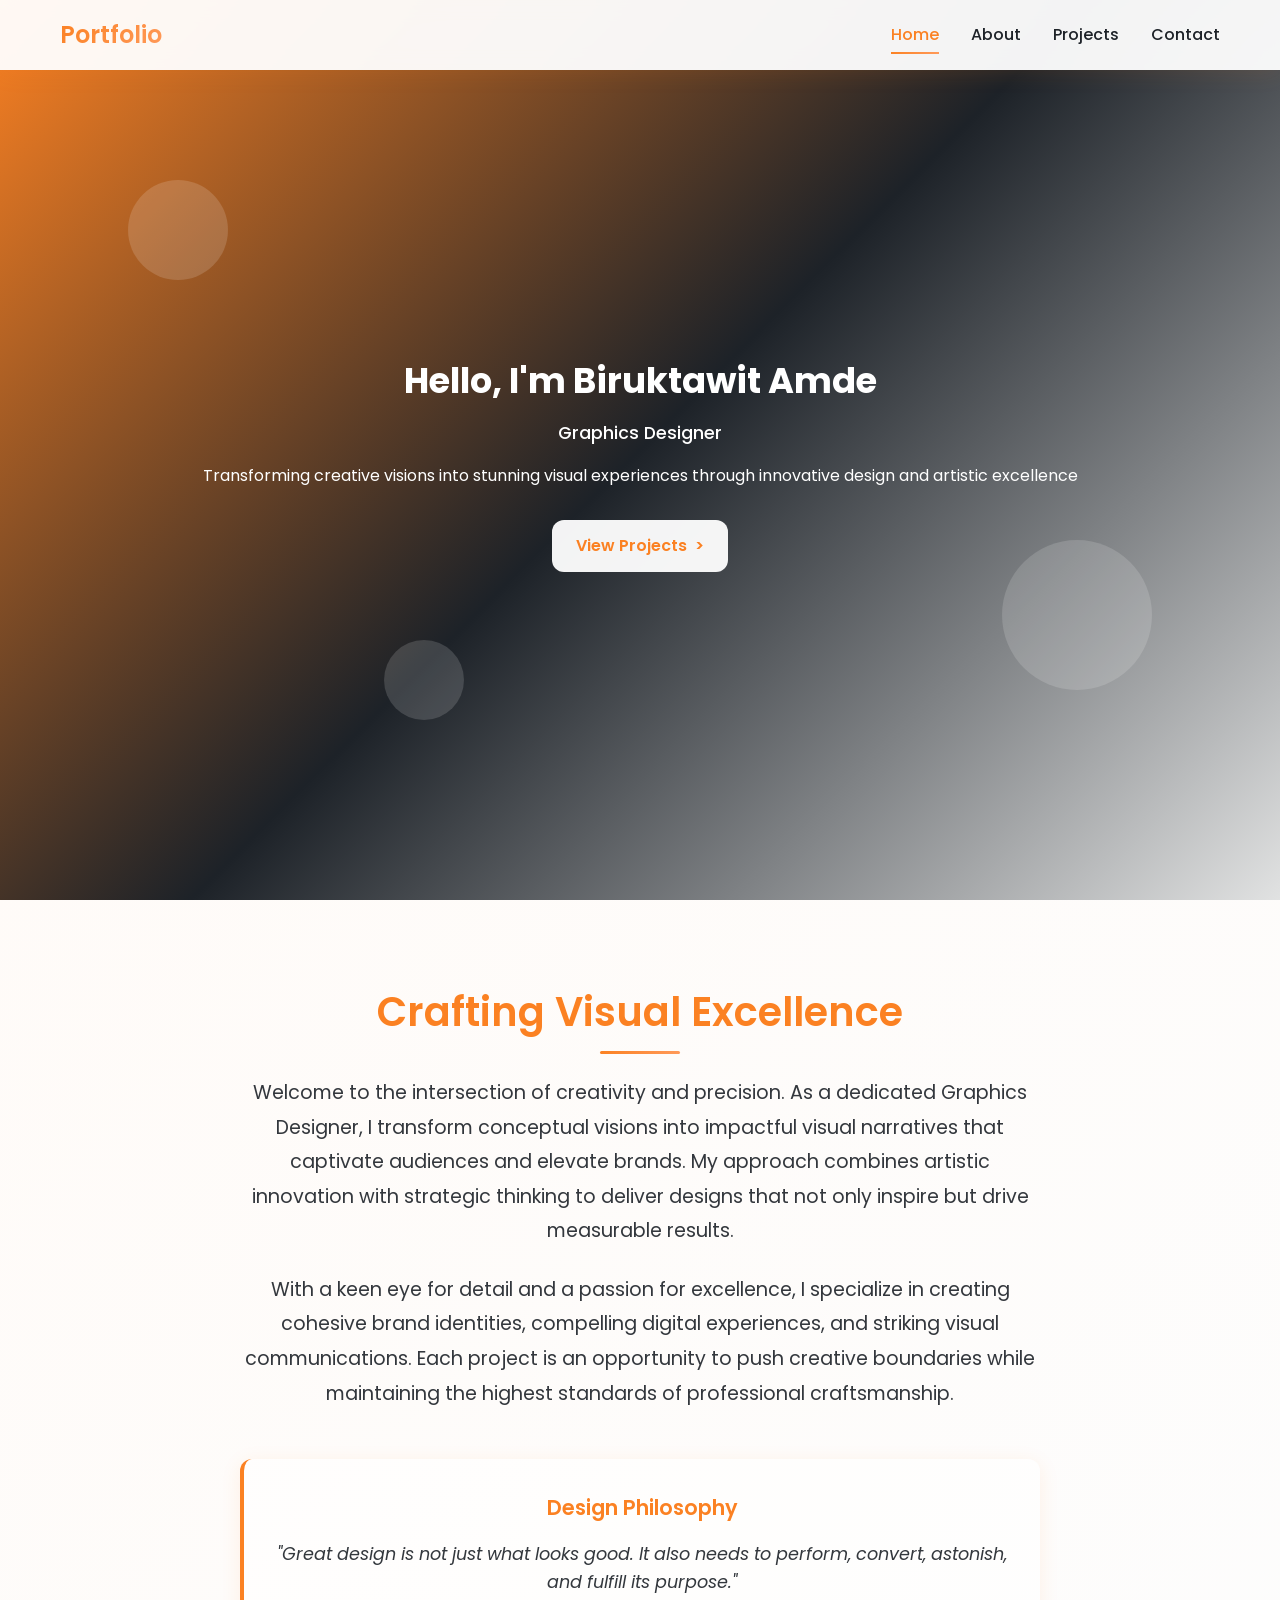
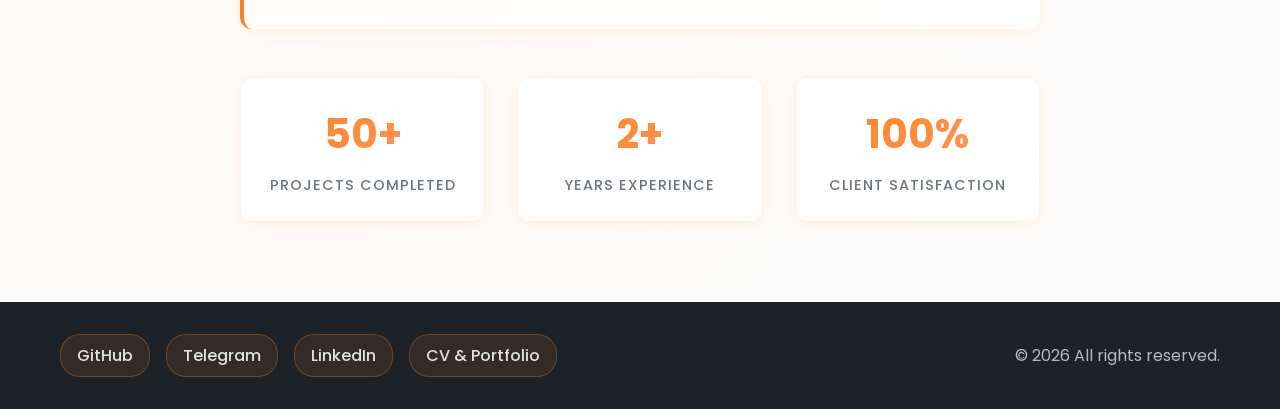
<file: index.html>
<!DOCTYPE html>
<html lang="en">
<head>
    <meta charset="UTF-8">
    <meta name="viewport" content="width=device-width, initial-scale=1.0">
    <title>Portfolio - Home</title>
    <link rel="preconnect" href="https://fonts.googleapis.com">
    <link rel="preconnect" href="https://fonts.gstatic.com" crossorigin>
    <link href="https://fonts.googleapis.com/css2?family=Poppins:wght@300;400;500;600;700&display=swap" rel="stylesheet">
    <link rel="stylesheet" href="style.css">
</head>
<body>
    <!-- Loading Animation -->
    <div class="loading-screen" id="loadingScreen">
        <div class="loading-content">
            <div class="loading-logo-container">
                <div class="loading-logo">
                    <span class="loading-text">BA</span>
                </div>
                <div class="loading-ring"></div>
            </div>
            <div class="loading-title">Biruktawit Amde</div>
            <div class="loading-subtitle">Graphics Designer</div>
            <div class="loading-description">Crafting Visual Excellence</div>
            <div class="loading-progress">
                <div class="progress-bar"></div>
                <div class="progress-percentage">0%</div>
            </div>
            <div class="loading-status">Initializing Portfolio...</div>
        </div>
    </div>

    <!-- Navigation -->
    <nav class="navbar" id="navbar">
        <div class="nav-container">
            <div class="nav-logo">
                <span class="logo-text">Portfolio</span>
            </div>
            <ul class="nav-menu">
                <li class="nav-item">
                    <a href="index.html" class="nav-link active">Home</a>
                </li>
                <li class="nav-item">
                    <a href="about.html" class="nav-link">About</a>
                </li>
                <li class="nav-item">
                    <a href="projects.html" class="nav-link">Projects</a>
                </li>
                <li class="nav-item">
                    <a href="contact.html" class="nav-link">Contact</a>
                </li>
            </ul>
            <div class="hamburger" id="hamburger">
                <span class="bar"></span>
                <span class="bar"></span>
                <span class="bar"></span>
            </div>
        </div>
    </nav>

    <!-- Hero Section -->
    <section class="hero" id="hero">
        <div class="hero-background">
            <div class="floating-shapes">
                <div class="shape shape-1"></div>
                <div class="shape shape-2"></div>
                <div class="shape shape-3"></div>
            </div>
        </div>
        <div class="hero-content">
            <h1 class="hero-title animate-fade-in">
                <span class="greeting">Hello, I'm</span>
                <span class="name">Biruktawit Amde</span>
            </h1>
            <p class="hero-subtitle animate-slide-up">
                Graphics Designer
            </p>
            <p class="hero-description animate-slide-up-delay">
                Transforming creative visions into stunning visual experiences through innovative design and artistic excellence
            </p>
            <a href="projects.html" class="cta-button animate-fade-in-delay">
                View Projects
                <span class="button-arrow">></span>
            </a>
        </div>
    </section>

    <!-- Introduction Section -->
    <section class="intro-section">
        <div class="container">
            <div class="intro-content reveal">
                <h2 class="intro-title">Crafting Visual Excellence</h2>
                <p class="intro-text">
                    Welcome to the intersection of creativity and precision. As a dedicated Graphics Designer, I transform 
                    conceptual visions into impactful visual narratives that captivate audiences and elevate brands. My approach 
                    combines artistic innovation with strategic thinking to deliver designs that not only inspire but drive 
                    measurable results.
                </p>
                <p class="intro-text">
                    With a keen eye for detail and a passion for excellence, I specialize in creating cohesive brand identities, 
                    compelling digital experiences, and striking visual communications. Each project is an opportunity to 
                    push creative boundaries while maintaining the highest standards of professional craftsmanship.
                </p>
                <div class="intro-philosophy">
                    <h3 class="philosophy-title">Design Philosophy</h3>
                    <p class="philosophy-text">
                        "Great design is not just what looks good. It also needs to perform, convert, astonish, and fulfill its purpose."
                    </p>
                </div>
                <div class="intro-stats">
                    <div class="stat-item">
                        <div class="stat-number">50+</div>
                        <div class="stat-label">Projects Completed</div>
                    </div>
                    <div class="stat-item">
                        <div class="stat-number">2+</div>
                        <div class="stat-label">Years Experience</div>
                    </div>
                    <div class="stat-item">
                        <div class="stat-number">100%</div>
                        <div class="stat-label">Client Satisfaction</div>
                    </div>
                </div>
            </div>
        </div>
    </section>

    <!-- Footer -->
    <footer class="footer">
        <div class="footer-content">
            <div class="footer-social">
                <a href="https://github.com/B4769" class="social-link" target="_blank" rel="noopener noreferrer">
                    <span class="social-icon">GitHub</span>
                </a>
                <a href="https://t.me/etalemamde93" class="social-link" target="_blank" rel="noopener noreferrer">
                    <span class="social-icon">Telegram</span>
                </a>
                <a href="https://www.linkedin.com/in/biruktawit-amde-609718263/" class="social-link" target="_blank" rel="noopener noreferrer">
                    <span class="social-icon">LinkedIn</span>
                </a>
                <a href="https://1drv.ms/f/c/c56b41723e55a1d4/IgCBOnls9CLoQrMkMipN0I6gAUFOVHucDeXpOT_6jrMx8HM?e=dYD5eu" class="social-link" target="_blank" rel="noopener noreferrer">
                    <span class="social-icon">CV & Portfolio</span>
                </a>
            </div>
            <div class="footer-text">
                <p>&copy; 2024 All rights reserved.</p>
            </div>
        </div>
    </footer>

    <script src="script.js"></script>
</body>
</html>
</file>
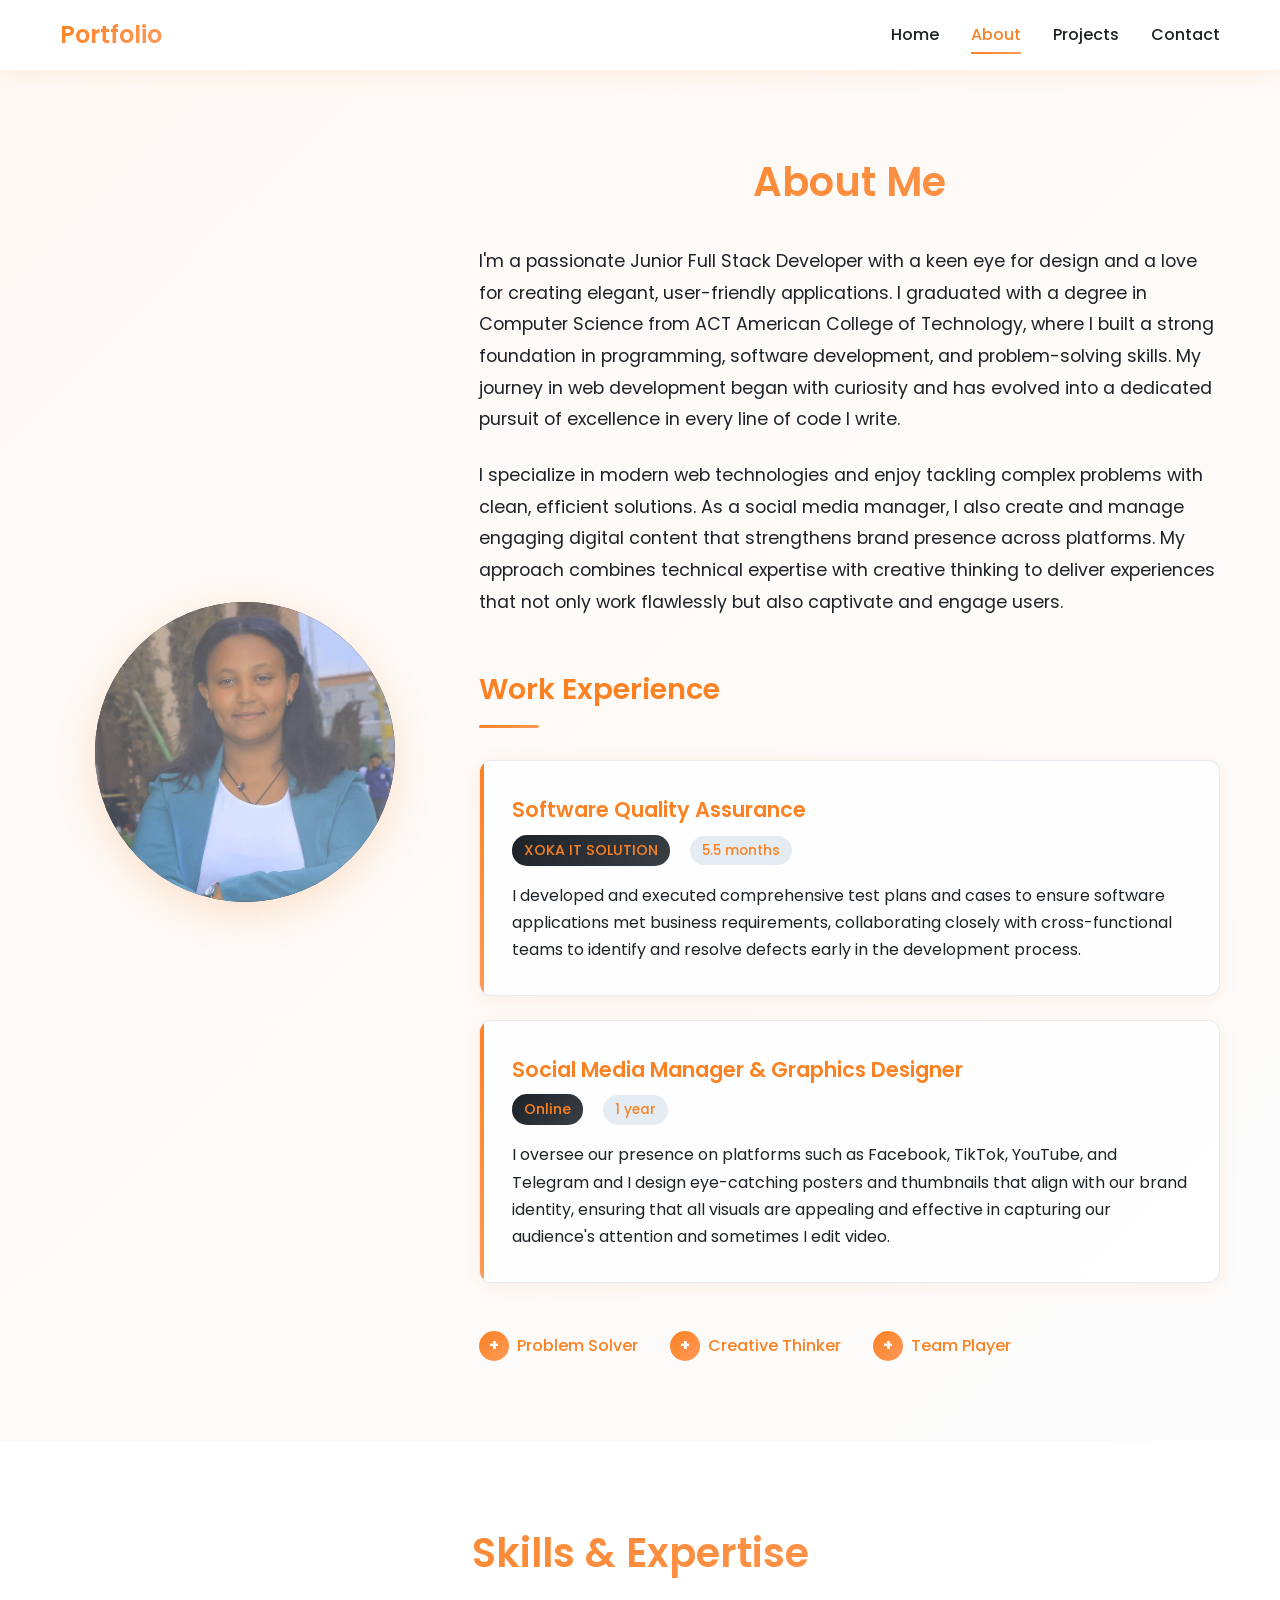
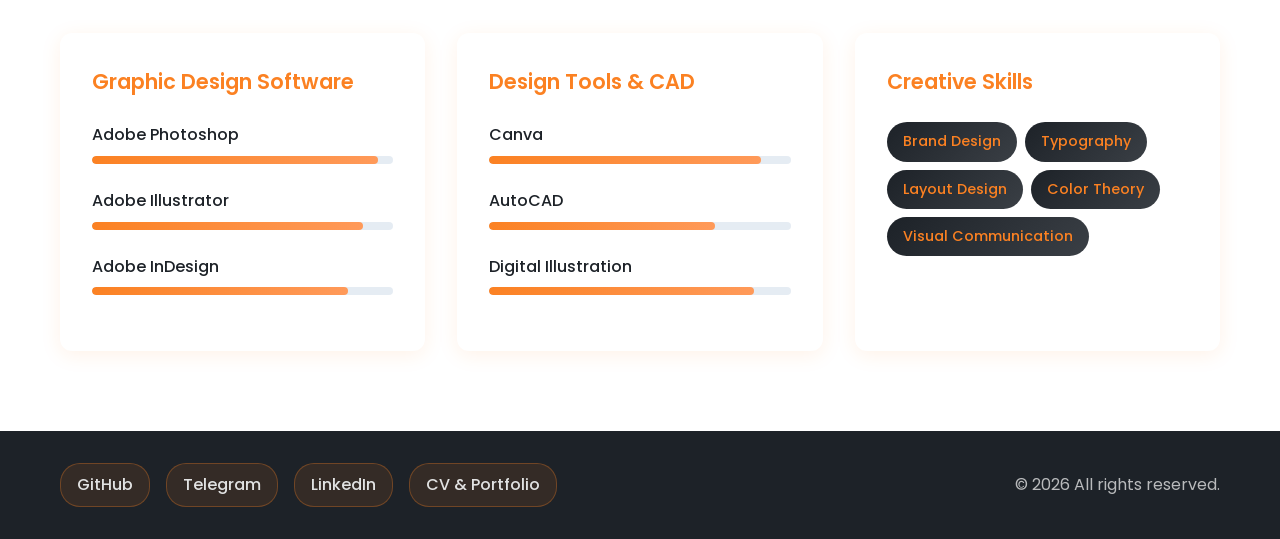
<file: about.html>
<!DOCTYPE html>
<html lang="en">
<head>
    <meta charset="UTF-8">
    <meta name="viewport" content="width=device-width, initial-scale=1.0">
    <title>About Me - Portfolio</title>
    <link href="https://fonts.googleapis.com/css2?family=Poppins:wght@300;400;500;600;700&display=swap" rel="stylesheet">
    <link rel="preload" href="birukti p.jpg" as="image">
    <link rel="stylesheet" href="style.css">
</head>
<body>
    <!-- Loading Animation -->
    <div class="loading-screen" id="loadingScreen">
        <div class="loading-spinner"></div>
    </div>

    <!-- Navigation -->
    <nav class="navbar" id="navbar">
        <div class="nav-container">
            <div class="nav-logo">
                <span class="logo-text">Portfolio</span>
            </div>
            <ul class="nav-menu">
                <li class="nav-item">
                    <a href="index.html" class="nav-link">Home</a>
                </li>
                <li class="nav-item">
                    <a href="about.html" class="nav-link active">About</a>
                </li>
                <li class="nav-item">
                    <a href="projects.html" class="nav-link">Projects</a>
                </li>
                <li class="nav-item">
                    <a href="contact.html" class="nav-link">Contact</a>
                </li>
            </ul>
            <div class="hamburger" id="hamburger">
                <span class="bar"></span>
                <span class="bar"></span>
                <span class="bar"></span>
            </div>
        </div>
    </nav>

    <!-- Main Content -->
    <main class="main-content">
        <!-- About Section -->
        <section class="about-section">
            <div class="container">
                <div class="about-content">
                    <div class="about-image reveal">
                        <div class="image-wrapper">
                            <div class="profile-image">
                                <img src="birukti p.jpg" alt="Birukti profile photo">
                            </div>
                        </div>
                    </div>
                    <div class="about-text reveal">
                        <h1 class="section-title">About Me</h1>
                        <p class="about-description">
                            I'm a passionate Junior Full Stack Developer with a keen eye for design and a love for creating elegant, user-friendly applications. I graduated with a degree in Computer Science from ACT American College of Technology, where I built a strong foundation in programming, software development, and problem-solving skills. My journey in web development began with curiosity and has evolved into a dedicated pursuit of excellence in every line of code I write.
                        </p>
                        <p class="about-description">
                            I specialize in modern web technologies and enjoy tackling complex problems with clean, efficient solutions. As a social media manager, I also create and manage engaging digital content that strengthens brand presence across platforms. My approach combines technical expertise with creative thinking to deliver experiences that not only work flawlessly but also captivate and engage users.
                        </p>
                        
                        <!-- Experience Section -->
                        <div class="experience-section">
                            <h2 class="experience-title">Work Experience</h2>
                            
                            <div class="experience-item reveal">
                                <div class="experience-header">
                                    <h3 class="experience-role">Software Quality Assurance</h3>
                                    <span class="experience-company">XOKA IT SOLUTION</span>
                                    <span class="experience-duration">5.5 months</span>
                                </div>
                                <p class="experience-description">
                                    I developed and executed comprehensive test plans and cases to ensure software applications met business requirements, collaborating closely with cross-functional teams to identify and resolve defects early in the development process.
                                </p>
                            </div>
                            
                            <div class="experience-item reveal">
                                <div class="experience-header">
                                    <h3 class="experience-role">Social Media Manager & Graphics Designer</h3>
                                    <span class="experience-company">Online</span>
                                    <span class="experience-duration">1 year</span>
                                </div>
                                <p class="experience-description">
                                    I oversee our presence on platforms such as Facebook, TikTok, YouTube, and Telegram and I design eye-catching posters and thumbnails that align with our brand identity, ensuring that all visuals are appealing and effective in capturing our audience's attention and sometimes I edit video.
                                </p>
                            </div>
                        </div>
                        
                        <div class="about-highlights">
                            <div class="highlight-item">
                                <span class="highlight-icon">+</span>
                                <span class="highlight-text">Problem Solver</span>
                            </div>
                            <div class="highlight-item">
                                <span class="highlight-icon">+</span>
                                <span class="highlight-text">Creative Thinker</span>
                            </div>
                            <div class="highlight-item">
                                <span class="highlight-icon">+</span>
                                <span class="highlight-text">Team Player</span>
                            </div>
                        </div>
                    </div>
                </div>
            </div>
        </section>

        <!-- Skills Section -->
        <section class="skills-section">
            <div class="container">
                <h2 class="section-title reveal">Skills & Expertise</h2>
                <div class="skills-grid">
                    <div class="skill-category reveal">
                        <h3 class="category-title">Graphic Design Software</h3>
                        <div class="skills-list">
                            <div class="skill-item">
                                <span class="skill-name">Adobe Photoshop</span>
                                <div class="skill-bar">
                                    <div class="skill-progress" data-progress="95"></div>
                                </div>
                            </div>
                            <div class="skill-item">
                                <span class="skill-name">Adobe Illustrator</span>
                                <div class="skill-bar">
                                    <div class="skill-progress" data-progress="90"></div>
                                </div>
                            </div>
                            <div class="skill-item">
                                <span class="skill-name">Adobe InDesign</span>
                                <div class="skill-bar">
                                    <div class="skill-progress" data-progress="85"></div>
                                </div>
                            </div>
                        </div>
                    </div>
                    <div class="skill-category reveal">
                        <h3 class="category-title">Design Tools & CAD</h3>
                        <div class="skills-list">
                            <div class="skill-item">
                                <span class="skill-name">Canva</span>
                                <div class="skill-bar">
                                    <div class="skill-progress" data-progress="90"></div>
                                </div>
                            </div>
                            <div class="skill-item">
                                <span class="skill-name">AutoCAD</span>
                                <div class="skill-bar">
                                    <div class="skill-progress" data-progress="75"></div>
                                </div>
                            </div>
                            <div class="skill-item">
                                <span class="skill-name">Digital Illustration</span>
                                <div class="skill-bar">
                                    <div class="skill-progress" data-progress="88"></div>
                                </div>
                            </div>
                        </div>
                    </div>
                    <div class="skill-category reveal">
                        <h3 class="category-title">Creative Skills</h3>
                        <div class="tech-badges">
                            <span class="tech-badge">Brand Design</span>
                            <span class="tech-badge">Typography</span>
                            <span class="tech-badge">Layout Design</span>
                            <span class="tech-badge">Color Theory</span>
                            <span class="tech-badge">Visual Communication</span>
                        </div>
                    </div>
                </div>
            </div>
        </section>
    </main>

    <!-- Footer -->
    <footer class="footer">
        <div class="footer-content">
            <div class="footer-social">
                <a href="https://github.com/B4769" class="social-link" target="_blank" rel="noopener noreferrer">
                    <span class="social-icon">GitHub</span>
                </a>
                <a href="https://t.me/etalemamde93" class="social-link" target="_blank" rel="noopener noreferrer">
                    <span class="social-icon">Telegram</span>
                </a>
                <a href="https://www.linkedin.com/in/biruktawit-amde-609718263/" class="social-link" target="_blank" rel="noopener noreferrer">
                    <span class="social-icon">LinkedIn</span>
                </a>
                <a href="https://1drv.ms/f/c/c56b41723e55a1d4/IgCBOnls9CLoQrMkMipN0I6gAUFOVHucDeXpOT_6jrMx8HM?e=dYD5eu" class="social-link" target="_blank" rel="noopener noreferrer">
                    <span class="social-icon">CV & Portfolio</span>
                </a>
            </div>
            <div class="footer-text">
                <p>&copy; 2024 All rights reserved.</p>
            </div>
        </div>
    </footer>

    <script src="script.js"></script>
</body>
</html>
</file>
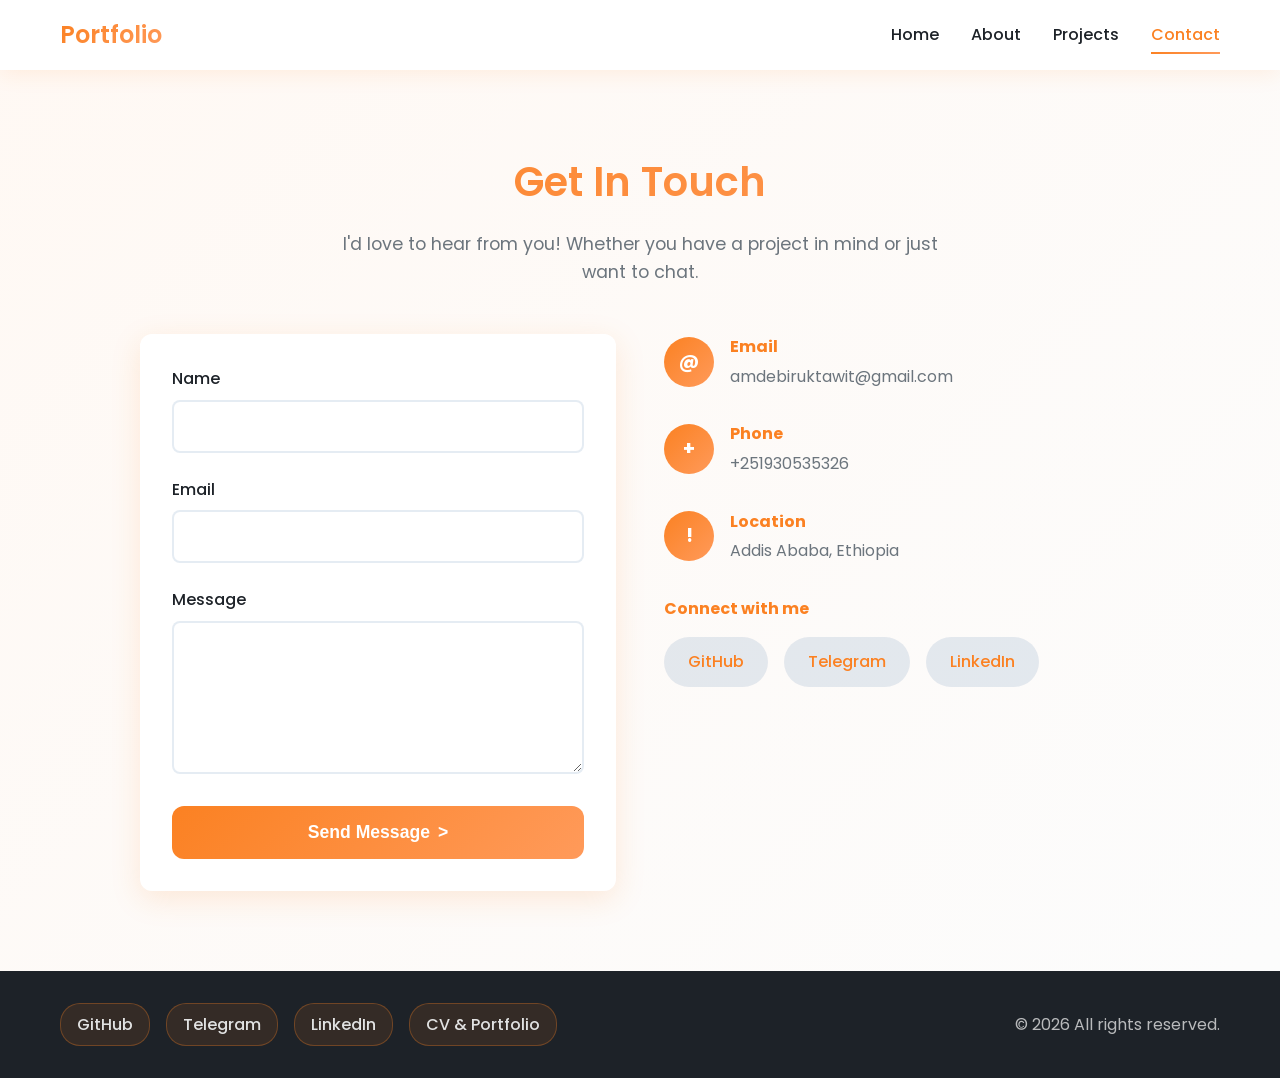
<file: contact.html>
<!DOCTYPE html>
<html lang="en">
<head>
    <meta charset="UTF-8">
    <meta name="viewport" content="width=device-width, initial-scale=1.0">
    <title>Contact - Portfolio</title>
    <link href="https://fonts.googleapis.com/css2?family=Poppins:wght@300;400;500;600;700&display=swap" rel="stylesheet">
    <link rel="stylesheet" href="style.css">
</head>
<body>
    <!-- Loading Animation -->
    <div class="loading-screen" id="loadingScreen">
        <div class="loading-spinner"></div>
    </div>

    <!-- Navigation -->
    <nav class="navbar" id="navbar">
        <div class="nav-container">
            <div class="nav-logo">
                <span class="logo-text">Portfolio</span>
            </div>
            <ul class="nav-menu">
                <li class="nav-item">
                    <a href="index.html" class="nav-link">Home</a>
                </li>
                <li class="nav-item">
                    <a href="about.html" class="nav-link">About</a>
                </li>
                <li class="nav-item">
                    <a href="projects.html" class="nav-link">Projects</a>
                </li>
                <li class="nav-item">
                    <a href="contact.html" class="nav-link active">Contact</a>
                </li>
            </ul>
            <div class="hamburger" id="hamburger">
                <span class="bar"></span>
                <span class="bar"></span>
                <span class="bar"></span>
            </div>
        </div>
    </nav>

    <!-- Main Content -->
    <main class="main-content">
        <!-- Contact Section -->
        <section class="contact-section">
            <div class="container">
                <div class="contact-header reveal">
                    <h1 class="section-title">Get In Touch</h1>
                    <p class="section-subtitle">
                        I'd love to hear from you! Whether you have a project in mind or just want to chat.
                    </p>
                </div>

                <div class="contact-content">
                    <div class="contact-form-wrapper reveal">
                        <form class="contact-form" id="contactForm">
                            <div class="form-group">
                                <label for="name" class="form-label">Name</label>
                                <input type="text" id="name" name="name" class="form-input" required>
                                <span class="form-error" id="nameError"></span>
                            </div>

                            <div class="form-group">
                                <label for="email" class="form-label">Email</label>
                                <input type="email" id="email" name="email" class="form-input" required>
                                <span class="form-error" id="emailError"></span>
                            </div>

                            <div class="form-group">
                                <label for="message" class="form-label">Message</label>
                                <textarea id="message" name="message" class="form-input form-textarea" rows="5" required></textarea>
                                <span class="form-error" id="messageError"></span>
                            </div>

                            <button type="submit" class="submit-btn">
                                <span class="btn-text">Send Message</span>
                                <span class="btn-arrow">></span>
                            </button>
                        </form>

                        <!-- Success Message -->
                        <div class="success-message" id="successMessage">
                            <div class="success-icon">+</div>
                            <h3>Message Sent Successfully!</h3>
                            <p>Thank you for reaching out. I'll get back to you soon!</p>
                        </div>
                    </div>

                    <div class="contact-info reveal">
                        <div class="info-item">
                            <div class="info-icon">@</div>
                            <div class="info-content">
                                <h4>Email</h4>
                                <p>amdebiruktawit@gmail.com </p>
                            </div>
                        </div>

                        <div class="info-item">
                            <div class="info-icon">+</div>
                            <div class="info-content">
                                <h4>Phone</h4>
                                <p>+251930535326 </p>
                            </div>
                        </div>

                        <div class="info-item">
                            <div class="info-icon">!</div>
                            <div class="info-content">
                                <h4>Location</h4>
                                <p>Addis Ababa, Ethiopia</p>
                            </div>
                        </div>

                        <div class="social-links">
                            <h4>Connect with me</h4>
                            <div class="social-icons">
                                <a href="https://github.com/B4769" class="social-icon-link" target="_blank" rel="noopener noreferrer">
                                    <span class="icon-name">GitHub</span>
                                </a>
                                <a href="https://t.me/etalemamde93" class="social-icon-link" target="_blank" rel="noopener noreferrer">
                                    <span class="icon-name">Telegram</span>
                                </a>
                                <a href="https://www.linkedin.com/in/biruktawit-amde-609718263/" class="social-icon-link" target="_blank" rel="noopener noreferrer">
                                    <span class="icon-name">LinkedIn</span>
                                </a>
                            </div>
                        </div>
                    </div>
                </div>
            </div>
        </section>
    </main>

    <!-- Footer -->
    <footer class="footer">
        <div class="footer-content">
            <div class="footer-social">
                <a href="https://github.com/B4769" class="social-link" target="_blank" rel="noopener noreferrer">
                    <span class="social-icon">GitHub</span>
                </a>
                <a href="https://t.me/etalemamde93" class="social-link" target="_blank" rel="noopener noreferrer">
                    <span class="social-icon">Telegram</span>
                </a>
                <a href="https://www.linkedin.com/in/biruktawit-amde-609718263/" class="social-link" target="_blank" rel="noopener noreferrer">
                    <span class="social-icon">LinkedIn</span>
                </a>
                <a href="https://1drv.ms/f/c/c56b41723e55a1d4/IgCBOnls9CLoQrMkMipN0I6gAUFOVHucDeXpOT_6jrMx8HM?e=dYD5eu" class="social-link" target="_blank" rel="noopener noreferrer">
                    <span class="social-icon">CV & Portfolio</span>
                </a>
            </div>
            <div class="footer-text">
                <p>&copy; 2026 All rights reserved.</p>
            </div>
        </div>
    </footer>

    <script src="script.js"></script>
</body>
</html>
</file>
<file: style.css>
/* Reset and Base Styles */
* {
    margin: 0;
    padding: 0;
    box-sizing: border-box;
}

:root {
    --primary-color: #fb8122;
    --secondary-color: #1d2228;
    --accent-color: #e1e2e2;
    --text-dark: #1d2228;
    --text-light: #6c757d;
    --white: #ffffff;
    --gradient-primary: linear-gradient(135deg, var(--primary-color), #ff9a5a);
    --gradient-accent: linear-gradient(135deg, var(--secondary-color), #3a3f45);
    --gradient-hero: linear-gradient(135deg, var(--primary-color), var(--secondary-color), var(--accent-color));
    --shadow-soft: 0 4px 20px rgba(251, 129, 34, 0.1);
    --shadow-medium: 0 8px 30px rgba(251, 129, 34, 0.15);
    --shadow-strong: 0 12px 40px rgba(251, 129, 34, 0.2);
    --border-radius: 12px;
    --transition: all 0.3s cubic-bezier(0.4, 0, 0.2, 1);
}

html {
    scroll-behavior: smooth;
}

body {
    font-family: 'Poppins', sans-serif;
    line-height: 1.6;
    color: var(--text-dark);
    background: var(--white);
    overflow-x: hidden;
}

.container {
    max-width: 1200px;
    margin: 0 auto;
    padding: 0 20px;
}

/* Loading Screen */
.loading-screen {
    position: fixed;
    top: 0;
    left: 0;
    width: 100%;
    height: 100%;
    background: linear-gradient(135deg, var(--secondary-color), var(--primary-color));
    display: flex;
    justify-content: center;
    align-items: center;
    z-index: 9999;
    transition: opacity 1s ease, visibility 1s ease;
}

.loading-screen.hidden {
    opacity: 0;
    visibility: hidden;
}

.loading-content {
    text-align: center;
    color: var(--white);
    animation: fadeInUp 1.2s ease;
}

.loading-logo-container {
    position: relative;
    margin: 0 auto 2rem;
    width: 120px;
    height: 120px;
}

.loading-logo {
    width: 100px;
    height: 100px;
    background: rgba(255, 255, 255, 0.1);
    border: 3px solid rgba(255, 255, 255, 0.2);
    border-radius: 50%;
    display: flex;
    align-items: center;
    justify-content: center;
    margin: 0 auto;
    backdrop-filter: blur(20px);
    animation: float 3s ease-in-out infinite;
    position: relative;
    z-index: 2;
}

.loading-ring {
    position: absolute;
    top: 50%;
    left: 50%;
    transform: translate(-50%, -50%);
    width: 120px;
    height: 120px;
    border: 2px solid transparent;
    border-top: 2px solid rgba(255, 255, 255, 0.8);
    border-radius: 50%;
    animation: spin 2s linear infinite;
    z-index: 1;
}

.loading-text {
    font-size: 2.2rem;
    font-weight: 700;
    background: linear-gradient(45deg, var(--white), var(--accent-color));
    -webkit-background-clip: text;
    -webkit-text-fill-color: transparent;
    background-clip: text;
    text-shadow: 0 0 30px rgba(255, 255, 255, 0.3);
}

.loading-title {
    font-size: 1.8rem;
    font-weight: 600;
    margin-bottom: 0.5rem;
    opacity: 0.95;
    letter-spacing: 0.5px;
}

.loading-subtitle {
    font-size: 1.1rem;
    font-weight: 400;
    margin-bottom: 0.5rem;
    opacity: 0.85;
    letter-spacing: 2px;
    text-transform: uppercase;
}

.loading-description {
    font-size: 1rem;
    font-weight: 300;
    margin-bottom: 2rem;
    opacity: 0.7;
    font-style: italic;
}

.loading-progress {
    width: 250px;
    height: 4px;
    background: rgba(255, 255, 255, 0.15);
    border-radius: 2px;
    overflow: hidden;
    margin: 0 auto 1rem;
    position: relative;
}

.progress-bar {
    width: 0;
    height: 100%;
    background: linear-gradient(90deg, var(--white), var(--accent-color));
    border-radius: 2px;
    animation: progress 2.5s ease-out forwards;
    box-shadow: 0 0 10px rgba(255, 255, 255, 0.5);
}

.progress-percentage {
    position: absolute;
    top: -25px;
    right: 0;
    font-size: 0.9rem;
    font-weight: 500;
    opacity: 0.8;
    animation: percentageUpdate 2.5s ease-out forwards;
}

.loading-status {
    font-size: 0.9rem;
    font-weight: 400;
    opacity: 0.6;
    margin-top: 1rem;
    animation: pulse 2s ease-in-out infinite;
}

@keyframes fadeInUp {
    from {
        opacity: 0;
        transform: translateY(30px);
    }
    to {
        opacity: 1;
        transform: translateY(0);
    }
}

@keyframes float {
    0%, 100% {
        transform: translateY(0px);
    }
    50% {
        transform: translateY(-10px);
    }
}

@keyframes spin {
    0% {
        transform: translate(-50%, -50%) rotate(0deg);
    }
    100% {
        transform: translate(-50%, -50%) rotate(360deg);
    }
}

@keyframes pulse {
    0%, 100% {
        opacity: 0.6;
    }
    50% {
        opacity: 1;
    }
}

@keyframes progress {
    0% {
        width: 0%;
    }
    100% {
        width: 100%;
    }
}

@keyframes percentageUpdate {
    0% {
        content: "0%";
    }
    100% {
        content: "100%";
    }
}

/* Navigation */
.navbar {
    position: fixed;
    top: 0;
    left: 0;
    width: 100%;
    background: rgba(255, 255, 255, 0.95);
    backdrop-filter: blur(10px);
    box-shadow: var(--shadow-soft);
    z-index: 1000;
    transition: var(--transition);
}

.nav-container {
    max-width: 1200px;
    margin: 0 auto;
    padding: 0 20px;
    display: flex;
    justify-content: space-between;
    align-items: center;
    height: 70px;
}

.nav-logo .logo-text {
    font-size: 1.5rem;
    font-weight: 600;
    background: var(--gradient-primary);
    -webkit-background-clip: text;
    -webkit-text-fill-color: transparent;
    background-clip: text;
}

.nav-menu {
    display: flex;
    list-style: none;
    gap: 2rem;
}

.nav-link {
    text-decoration: none;
    color: var(--text-dark);
    font-weight: 500;
    position: relative;
    transition: var(--transition);
    padding: 0.5rem 0;
}

.nav-link::after {
    content: '';
    position: absolute;
    bottom: 0;
    left: 0;
    width: 0;
    height: 2px;
    background: var(--gradient-primary);
    transition: width 0.3s ease;
}

.nav-link:hover::after,
.nav-link.active::after {
    width: 100%;
}

.nav-link.active {
    color: var(--primary-color);
}

.hamburger {
    display: none;
    flex-direction: column;
    cursor: pointer;
}

.bar {
    width: 25px;
    height: 3px;
    background: var(--primary-color);
    margin: 3px 0;
    transition: var(--transition);
}

/* Hero Section */
.hero {
    min-height: 100vh;
    display: flex;
    align-items: center;
    justify-content: center;
    position: relative;
    overflow: hidden;
}

.hero-background {
    position: absolute;
    top: 0;
    left: 0;
    width: 100%;
    height: 100%;
    background: var(--gradient-hero);
    z-index: -1;
}

.floating-shapes {
    position: absolute;
    width: 100%;
    height: 100%;
}

.shape {
    position: absolute;
    border-radius: 50%;
    background: rgba(255, 255, 255, 0.15);
    animation: float 6s ease-in-out infinite;
}

.shape-1 {
    width: 100px;
    height: 100px;
    top: 20%;
    left: 10%;
    animation-delay: 0s;
}

.shape-2 {
    width: 150px;
    height: 150px;
    top: 60%;
    right: 10%;
    animation-delay: 2s;
}

.shape-3 {
    width: 80px;
    height: 80px;
    bottom: 20%;
    left: 30%;
    animation-delay: 4s;
}

@keyframes float {
    0%, 100% { transform: translateY(0px) rotate(0deg); }
    50% { transform: translateY(-20px) rotate(180deg); }
}

.hero-content {
    text-align: center;
    color: var(--white);
        max-width: 100%;
        padding: 0 1rem;
        margin-top: 2rem;
    }

    .hero-title {
        font-size: 2.2rem;
        font-weight: 700;
        margin-bottom: 1rem;
        line-height: 1.2;
    }

    .hero-subtitle {
        font-size: 1.1rem;
        font-weight: 500;
        margin-bottom: 1rem;
        opacity: 0.95;
    }

    .hero-description {
        font-size: 1rem;
        margin-bottom: 2rem;
        opacity: 0.85;
        line-height: 1.6;
    }

    .cta-button {
        display: inline-flex;
        align-items: center;
        gap: 0.5rem;
        background: rgba(255, 255, 255, 0.95);
        color: var(--primary-color);
        padding: 0.8rem 1.5rem;
        border-radius: var(--border-radius);
        text-decoration: none;
        font-weight: 600;
        font-size: 1rem;
}

.cta-button:hover {
    transform: translateY(-2px);
    box-shadow: var(--shadow-strong);
    background: rgba(255, 255, 255, 1);
}

.button-arrow {
    transition: transform 0.3s ease;
}

.cta-button:hover .button-arrow {
    transform: translateX(5px);
}

/* Introduction Section */
.intro-section {
    padding: 5rem 0;
    background: linear-gradient(135deg, rgba(251, 129, 34, 0.03), rgba(225, 226, 226, 0.08));
}

.intro-content {
    max-width: 800px;
    margin: 0 auto;
    text-align: center;
}

.intro-title {
    font-size: 2.5rem;
    font-weight: 600;
    color: var(--primary-color);
    margin-bottom: 2rem;
    position: relative;
    display: inline-block;
}

.intro-title::after {
    content: '';
    position: absolute;
    bottom: -10px;
    left: 50%;
    transform: translateX(-50%);
    width: 80px;
    height: 3px;
    background: var(--gradient-primary);
    border-radius: 2px;
}

.intro-text {
    font-size: 1.2rem;
    line-height: 1.8;
    color: var(--text-dark);
    margin-bottom: 1.5rem;
    opacity: 0.9;
}

.intro-text:last-of-type {
    margin-bottom: 2rem;
}

.intro-philosophy {
    margin: 3rem 0;
    padding: 2rem;
    background: rgba(255, 255, 255, 0.5);
    border-radius: var(--border-radius);
    border-left: 4px solid var(--primary-color);
    box-shadow: var(--shadow-soft);
    backdrop-filter: blur(10px);
}

.philosophy-title {
    font-size: 1.3rem;
    font-weight: 600;
    color: var(--primary-color);
    margin-bottom: 1rem;
    text-align: center;
}

.philosophy-text {
    font-size: 1.1rem;
    font-style: italic;
    line-height: 1.6;
    color: var(--text-dark);
    text-align: center;
    opacity: 0.9;
}

.intro-stats {
    display: grid;
    grid-template-columns: repeat(auto-fit, minmax(150px, 1fr));
    gap: 2rem;
    margin-top: 3rem;
}

.stat-item {
    text-align: center;
    padding: 1.5rem;
    background: rgba(255, 255, 255, 0.7);
    border-radius: var(--border-radius);
    box-shadow: var(--shadow-soft);
    backdrop-filter: blur(10px);
    border: 1px solid rgba(251, 129, 34, 0.1);
    transition: var(--transition);
}

.stat-item:hover {
    transform: translateY(-5px);
    box-shadow: var(--shadow-medium);
}

.stat-number {
    font-size: 2.5rem;
    font-weight: 700;
    color: var(--primary-color);
    margin-bottom: 0.5rem;
    background: var(--gradient-primary);
    -webkit-background-clip: text;
    -webkit-text-fill-color: transparent;
    background-clip: text;
}

.stat-label {
    font-size: 0.9rem;
    font-weight: 500;
    color: var(--text-light);
    text-transform: uppercase;
    letter-spacing: 1px;
}

/* Main Content */
.main-content {
    margin-top: 70px;
    min-height: calc(100vh - 70px);
}

.section-title {
    font-size: 2.5rem;
    font-weight: 600;
    text-align: center;
    margin-bottom: 1rem;
    background: var(--gradient-primary);
    -webkit-background-clip: text;
    -webkit-text-fill-color: transparent;
    background-clip: text;
}

.section-subtitle {
    text-align: center;
    color: var(--text-light);
    font-size: 1.1rem;
    margin-bottom: 3rem;
    max-width: 600px;
    margin-left: auto;
    margin-right: auto;
}

/* About Section */
.about-section {
    padding: 5rem 0;
    background: linear-gradient(135deg, rgba(251, 129, 34, 0.05), rgba(225, 226, 226, 0.1));
}

.about-content {
    display: grid;
    grid-template-columns: 1fr 2fr;
    gap: 3rem;
    align-items: center;
}

.about-image {
    text-align: center;
}

.image-wrapper {
    position: relative;
    display: inline-block;
}

.profile-image {
    width: 300px;
    height: 300px;
    border-radius: 50%;
    background: var(--gradient-accent);
    box-shadow: var(--shadow-strong);
    position: relative;
    overflow: hidden;
}

.profile-image img {
    width: 100%;
    height: 100%;
    object-fit: cover;
    display: block;
}

.profile-image::before {
    content: '';
    position: absolute;
    top: -50%;
    left: -50%;
    width: 200%;
    height: 200%;
    background: linear-gradient(45deg, transparent, rgba(255, 255, 255, 0.3), transparent);
    animation: shine 3s infinite;
}

@keyframes shine {
    0% { transform: rotate(0deg); }
    100% { transform: rotate(360deg); }
}

.about-text h1 {
    margin-bottom: 2rem;
}

.about-description {
    font-size: 1.1rem;
    line-height: 1.8;
    color: var(--text-dark);
    margin-bottom: 1.5rem;
}

.about-highlights {
    display: flex;
    gap: 2rem;
    margin-top: 2rem;
}

.highlight-item {
    display: flex;
    align-items: center;
    gap: 0.5rem;
}

.highlight-icon {
    width: 30px;
    height: 30px;
    background: var(--gradient-primary);
    border-radius: 50%;
    display: flex;
    align-items: center;
    justify-content: center;
    color: var(--white);
    font-weight: bold;
}

.highlight-text {
    font-weight: 500;
    color: var(--primary-color);
}

/* Experience Section */
.experience-section {
    margin: 3rem 0;
}

.experience-title {
    font-size: 1.8rem;
    font-weight: 600;
    color: var(--primary-color);
    margin-bottom: 2rem;
    position: relative;
    padding-bottom: 1rem;
}

.experience-title::after {
    content: '';
    position: absolute;
    bottom: 0;
    left: 0;
    width: 60px;
    height: 3px;
    background: var(--gradient-primary);
    border-radius: 2px;
}

.experience-item {
    background: rgba(255, 255, 255, 0.8);
    backdrop-filter: blur(10px);
    border: 1px solid rgba(0, 69, 139, 0.1);
    border-radius: var(--border-radius);
    padding: 2rem;
    margin-bottom: 1.5rem;
    box-shadow: var(--shadow-soft);
    transition: var(--transition);
    position: relative;
    overflow: hidden;
}

.experience-item::before {
    content: '';
    position: absolute;
    top: 0;
    left: 0;
    width: 4px;
    height: 100%;
    background: var(--gradient-primary);
}

.experience-item:hover {
    transform: translateY(-3px);
    box-shadow: var(--shadow-medium);
}

.experience-header {
    margin-bottom: 1rem;
}

.experience-role {
    font-size: 1.3rem;
    font-weight: 600;
    color: var(--primary-color);
    margin-bottom: 0.5rem;
}

.experience-company {
    display: inline-block;
    background: var(--gradient-accent);
    color: var(--primary-color);
    padding: 0.25rem 0.75rem;
    border-radius: 15px;
    font-size: 0.9rem;
    font-weight: 500;
    margin-right: 1rem;
}

.experience-duration {
    display: inline-block;
    background: rgba(0, 69, 139, 0.1);
    color: var(--primary-color);
    padding: 0.25rem 0.75rem;
    border-radius: 15px;
    font-size: 0.85rem;
    font-weight: 500;
}

.experience-description {
    color: var(--text-dark);
    line-height: 1.7;
    font-size: 1rem;
}

/* Skills Section */
.skills-section {
    padding: 5rem 0;
}

.skills-grid {
    display: grid;
    grid-template-columns: repeat(auto-fit, minmax(300px, 1fr));
    gap: 2rem;
    margin-top: 3rem;
}

.skill-category {
    background: var(--white);
    padding: 2rem;
    border-radius: var(--border-radius);
    box-shadow: var(--shadow-soft);
    transition: var(--transition);
}

.skill-category:hover {
    transform: translateY(-5px);
    box-shadow: var(--shadow-medium);
}

.category-title {
    font-size: 1.3rem;
    font-weight: 600;
    color: var(--primary-color);
    margin-bottom: 1.5rem;
}

.skill-item {
    margin-bottom: 1.5rem;
}

.skill-name {
    display: block;
    font-weight: 500;
    margin-bottom: 0.5rem;
    color: var(--text-dark);
}

.skill-bar {
    width: 100%;
    height: 8px;
    background: rgba(0, 69, 139, 0.1);
    border-radius: 4px;
    overflow: hidden;
}

.skill-progress {
    height: 100%;
    background: var(--gradient-primary);
    border-radius: 4px;
    width: 0;
    transition: width 1.5s ease;
}

.tech-badges {
    display: flex;
    flex-wrap: wrap;
    gap: 0.5rem;
}

.tech-badge {
    background: var(--gradient-accent);
    color: var(--primary-color);
    padding: 0.5rem 1rem;
    border-radius: 20px;
    font-size: 0.9rem;
    font-weight: 500;
    transition: var(--transition);
}

.tech-badge:hover {
    transform: translateY(-2px);
    box-shadow: var(--shadow-soft);
}

/* Projects Section */
.projects-header {
    padding: 3rem 0;
    text-align: center;
}

.projects-section {
    padding: 2rem 0 5rem;
}

.projects-grid {
    display: grid;
    grid-template-columns: repeat(auto-fit, minmax(320px, 1fr));
    gap: 1.5rem;
    padding: 0 1rem;
}

.project-card {
    background: rgba(255, 255, 255, 0.9);
    backdrop-filter: blur(10px);
    border-radius: var(--border-radius);
    overflow: hidden;
    box-shadow: var(--shadow-soft);
    transition: var(--transition);
    border: 1px solid rgba(0, 69, 139, 0.1);
    width: 100%;
    max-width: 100%;
    will-change: transform;
}

.project-card:hover {
    transform: translateY(-10px);
    box-shadow: var(--shadow-strong);
}

.card-image {
    height: auto;
    overflow: visible;
    position: relative;
}

.project-image {
    width: 100%;
    height: auto;
    background: var(--gradient-accent);
    position: relative;
}

.project-img {
    width: 100%;
    height: auto;
    max-height: 350px;
    object-fit: contain;
    transition: transform 0.5s ease;
    display: block;
    /* Optimize image loading */
    image-rendering: -webkit-optimize-contrast;
    image-rendering: crisp-edges;
}

.project-card:hover .project-img {
    transform: scale(1.02);
}

/* Fallback for missing images */
.project-image:not(:has(img)) {
    background: var(--gradient-accent);
    position: relative;
}

.project-image:not(:has(img))::before {
    content: 'Image Coming Soon';
    position: absolute;
    top: 50%;
    left: 50%;
    transform: translate(-50%, -50%);
    color: var(--primary-color);
    font-weight: 600;
    text-align: center;
    opacity: 0.8;
}

.project-1 { background: linear-gradient(135deg, #667eea, #764ba2); }
.project-2 { background: linear-gradient(135deg, #f093fb, #f5576c); }
.project-3 { background: linear-gradient(135deg, #4facfe, #00f2fe); }
.project-4 { background: linear-gradient(135deg, #43e97b, #38f9d7); }
.project-5 { background: linear-gradient(135deg, #fa709a, #fee140); }
.project-6 { background: linear-gradient(135deg, #30cfd0, #330867); }

.card-content {
    padding: 1.2rem;
}

.project-title {
    font-size: 1.3rem;
    font-weight: 600;
    color: var(--primary-color);
    margin-bottom: 0.5rem;
}

.project-description {
    color: var(--text-light);
    margin-bottom: 1rem;
    line-height: 1.6;
}

.project-tech {
    display: flex;
    flex-wrap: wrap;
    gap: 0.5rem;
    margin-bottom: 1rem;
}

.tech-tag {
    background: rgba(0, 69, 139, 0.1);
    color: var(--primary-color);
    padding: 0.25rem 0.75rem;
    border-radius: 15px;
    font-size: 0.8rem;
    font-weight: 500;
}

.project-links {
    display: flex;
    gap: 1rem;
}

.project-link {
    color: var(--primary-color);
    text-decoration: none;
    font-weight: 500;
    font-size: 0.9rem;
    transition: var(--transition);
    position: relative;
}

.project-link::after {
    content: '';
    position: absolute;
    bottom: -2px;
    left: 0;
    width: 0;
    height: 1px;
    background: var(--primary-color);
    transition: width 0.3s ease;
}

.project-link:hover::after {
    width: 100%;
}

/* Contact Section */
.contact-section {
    padding: 5rem 0;
    background: linear-gradient(135deg, rgba(251, 129, 34, 0.05), rgba(225, 226, 226, 0.1));
}

.contact-header {
    text-align: center;
    margin-bottom: 3rem;
}

.contact-content {
    display: grid;
    grid-template-columns: 1fr 1fr;
    gap: 3rem;
    max-width: 1000px;
    margin: 0 auto;
}

.contact-form-wrapper {
    position: relative;
}

.contact-form {
    background: var(--white);
    padding: 2rem;
    border-radius: var(--border-radius);
    box-shadow: var(--shadow-medium);
}

.form-group {
    margin-bottom: 1.5rem;
}

.form-label {
    display: block;
    margin-bottom: 0.5rem;
    font-weight: 500;
    color: var(--text-dark);
}

.form-input {
    width: 100%;
    padding: 0.75rem 1rem;
    border: 2px solid rgba(0, 69, 139, 0.1);
    border-radius: 8px;
    font-family: inherit;
    font-size: 1rem;
    transition: var(--transition);
    background: var(--white);
}

.form-input:focus {
    outline: none;
    border-color: var(--primary-color);
    box-shadow: 0 0 0 3px rgba(0, 69, 139, 0.1);
}

.form-textarea {
    resize: vertical;
    min-height: 120px;
}

.form-error {
    display: block;
    color: #e74c3c;
    font-size: 0.85rem;
    margin-top: 0.25rem;
    opacity: 0;
    transition: opacity 0.3s ease;
}

.form-error.show {
    opacity: 1;
}

.submit-btn {
    width: 100%;
    background: var(--gradient-primary);
    color: var(--white);
    border: none;
    padding: 1rem 2rem;
    border-radius: var(--border-radius);
    font-size: 1.1rem;
    font-weight: 600;
    cursor: pointer;
    transition: var(--transition);
    display: flex;
    align-items: center;
    justify-content: center;
    gap: 0.5rem;
}

.submit-btn:hover {
    transform: translateY(-2px);
    box-shadow: var(--shadow-medium);
}

.btn-arrow {
    transition: transform 0.3s ease;
}

.submit-btn:hover .btn-arrow {
    transform: translateX(5px);
}

.success-message {
    position: absolute;
    top: 0;
    left: 0;
    width: 100%;
    height: 100%;
    background: var(--white);
    border-radius: var(--border-radius);
    box-shadow: var(--shadow-medium);
    display: flex;
    flex-direction: column;
    align-items: center;
    justify-content: center;
    text-align: center;
    padding: 2rem;
    opacity: 0;
    visibility: hidden;
    transform: scale(0.9);
    transition: var(--transition);
}

.success-message.show {
    opacity: 1;
    visibility: visible;
    transform: scale(1);
}

.success-icon {
    width: 60px;
    height: 60px;
    background: var(--gradient-accent);
    border-radius: 50%;
    display: flex;
    align-items: center;
    justify-content: center;
    color: var(--primary-color);
    font-size: 2rem;
    font-weight: bold;
    margin-bottom: 1rem;
}

.success-message h3 {
    color: var(--primary-color);
    margin-bottom: 0.5rem;
}

.success-message p {
    color: var(--text-light);
}

.contact-info {
    display: flex;
    flex-direction: column;
    gap: 2rem;
}

.info-item {
    display: flex;
    align-items: center;
    gap: 1rem;
}

.info-icon {
    width: 50px;
    height: 50px;
    background: var(--gradient-primary);
    border-radius: 50%;
    display: flex;
    align-items: center;
    justify-content: center;
    color: var(--white);
    font-size: 1.2rem;
    font-weight: bold;
    flex-shrink: 0;
}

.info-content h4 {
    color: var(--primary-color);
    margin-bottom: 0.25rem;
}

.info-content p {
    color: var(--text-light);
}

.social-links h4 {
    color: var(--primary-color);
    margin-bottom: 1rem;
}

.social-icons {
    display: flex;
    gap: 1rem;
}

.social-icon-link {
    background: rgba(0, 69, 139, 0.1);
    color: var(--primary-color);
    padding: 0.75rem 1.5rem;
    border-radius: 25px;
    text-decoration: none;
    font-weight: 500;
    transition: var(--transition);
}

.social-icon-link:hover {
    background: var(--gradient-primary);
    color: var(--white);
    transform: translateY(-2px);
}

/* Footer */
.footer {
    background: var(--secondary-color);
    color: var(--accent-color);
    padding: 2rem 0;
    margin-top: auto;
}

.footer-content {
    max-width: 1200px;
    margin: 0 auto;
    padding: 0 20px;
    display: flex;
    justify-content: space-between;
    align-items: center;
    flex-wrap: wrap;
    gap: 1rem;
}

.footer-social {
    display: flex;
    gap: 1rem;
}

.social-link {
    color: var(--accent-color);
    text-decoration: none;
    padding: 0.5rem 1rem;
    border-radius: 20px;
    background: rgba(251, 129, 34, 0.1);
    transition: var(--transition);
    font-weight: 500;
    border: 1px solid rgba(251, 129, 34, 0.3);
}

.social-link:hover {
    background: var(--primary-color);
    color: var(--white);
    transform: translateY(-2px);
    box-shadow: var(--shadow-soft);
}

.footer-text p {
    opacity: 0.8;
    font-weight: 400;
}

/* Animations */
.animate-fade-in {
    opacity: 0;
    animation: fadeIn 1s ease forwards;
}

.animate-slide-up {
    opacity: 0;
    animation: slideUp 1s ease 0.3s forwards;
}

.animate-slide-up-delay {
    opacity: 0;
    animation: slideUp 1s ease 0.6s forwards;
}

.animate-fade-in-delay {
    opacity: 0;
    animation: fadeIn 1s ease 0.9s forwards;
}

@keyframes fadeIn {
    to {
        opacity: 1;
    }
}

@keyframes slideUp {
    to {
        opacity: 1;
        transform: translateY(0);
    }
    from {
        opacity: 0;
        transform: translateY(30px);
    }
}

.reveal {
    opacity: 0;
    transform: translateY(30px);
    transition: all 0.8s ease;
}

.reveal.active {
    opacity: 1;
    transform: translateY(0);
}

/* Responsive Design */
@media (max-width: 768px) {
    .nav-menu {
        position: fixed;
        left: -100%;
        top: 70px;
        flex-direction: column;
        background: var(--white);
        width: 100%;
        text-align: center;
        transition: 0.3s;
        box-shadow: var(--shadow-medium);
        padding: 2rem 0;
    }

    .nav-menu.active {
        left: 0;
    }

    .hamburger {
        display: flex;
    }

    .hamburger.active .bar:nth-child(2) {
        opacity: 0;
    }

    .hamburger.active .bar:nth-child(1) {
        transform: translateY(8px) rotate(45deg);
    }

    .hamburger.active .bar:nth-child(3) {
        transform: translateY(-8px) rotate(-45deg);
    }

    .hero-title {
        font-size: 2.5rem;
    }

    .greeting {
        font-size: 1.2rem;
    }

    .hero-subtitle {
        font-size: 1.2rem;
    }

    .about-content {
        grid-template-columns: 1fr;
        text-align: center;
        gap: 2rem;
    }

    .about-highlights {
        justify-content: center;
    }

    .skills-grid {
        grid-template-columns: 1fr;
    }

    .projects-grid {
        grid-template-columns: 1fr;
        gap: 1rem;
        padding: 0;
        margin: 0 1rem;
    }

    .project-card {
        margin: 0;
        border-radius: var(--border-radius);
        width: 100%;
        max-width: 100%;
        box-sizing: border-box;
    }

    .project-img {
        max-height: 250px;
    }

    .contact-content {
        grid-template-columns: 1fr;
        gap: 2rem;
    }

    .footer-content {
        flex-direction: column;
        text-align: center;
    }

    .profile-image {
        width: 250px;
        height: 250px;
    }
}

@media (max-width: 480px) {
    .hero-title {
        font-size: 2rem;
    }

    .section-title {
        font-size: 2rem;
    }

    .container {
        padding: 0 15px;
    }

    .nav-container {
        padding: 0 15px;
    }

    .contact-form {
        padding: 1.5rem;
    }
}

@media (max-width: 1024px) and (min-width: 769px) {
    .projects-grid {
        grid-template-columns: repeat(2, 1fr);
        gap: 1rem;
    }

    .hero-title {
        font-size: 3rem;
    }

    .about-content {
        grid-template-columns: 1fr;
        gap: 2rem;
    }

    .skills-grid {
        grid-template-columns: repeat(2, 1fr);
        gap: 1rem;
    }
}
</file>
